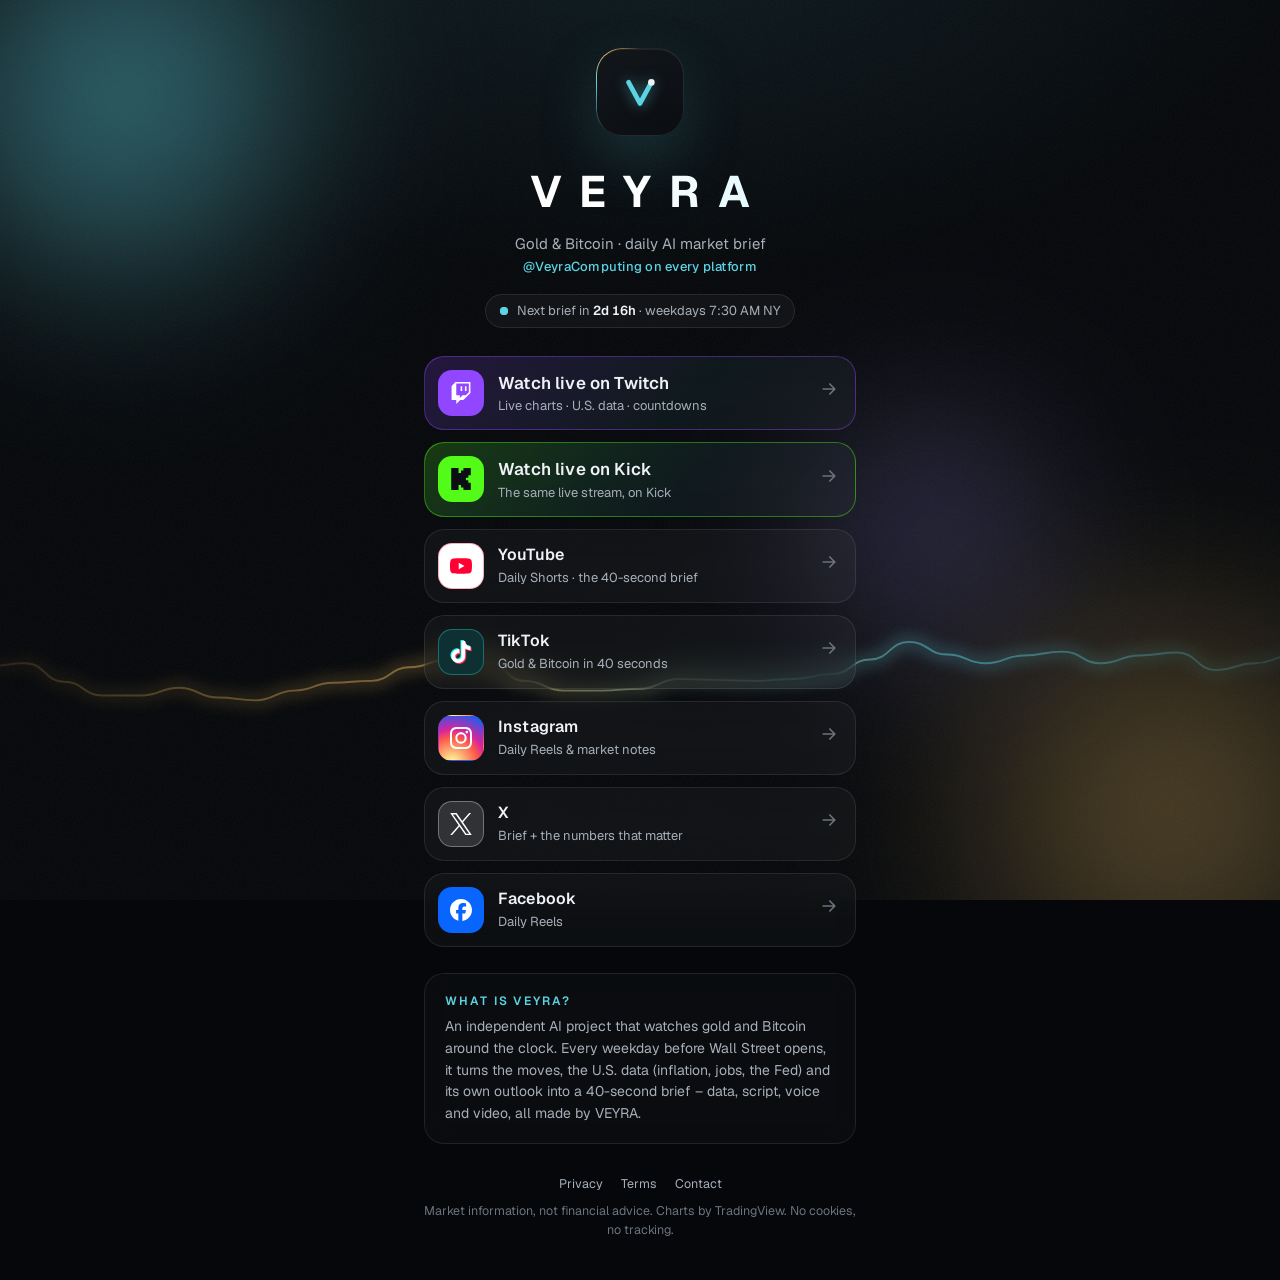
<file: index.html>
<!doctype html>
<html lang="en">
<head>
<meta charset="utf-8">
<meta name="viewport" content="width=device-width, initial-scale=1, viewport-fit=cover">
<title>VEYRA · Gold &amp; Bitcoin, every weekday</title>
<meta name="description" content="VEYRA explains gold and Bitcoin in about 40 seconds, every weekday at 7:30 AM New York time – and streams live charts with the U.S. data calendar on Twitch. An independent AI project.">
<meta name="theme-color" content="#05070a">
<link rel="icon" href="icon.svg" type="image/svg+xml">
<link rel="canonical" href="https://litschibauer.github.io/veyra-site/">
<meta property="og:type" content="website">
<meta property="og:url" content="https://litschibauer.github.io/veyra-site/">
<meta property="og:title" content="VEYRA · Gold &amp; Bitcoin, every weekday">
<meta property="og:description" content="VEYRA explains gold and Bitcoin in about 40 seconds, every weekday at 7:30 AM New York time – and streams live charts with the U.S. data calendar on Twitch. An independent AI project.">
<meta property="og:image" content="https://litschibauer.github.io/veyra-site/og.png">
<meta property="og:image:width" content="1200">
<meta property="og:image:height" content="630">
<meta name="twitter:card" content="summary_large_image">
<link rel="preload" href="fonts/Geist-Variable.woff2" as="font" type="font/woff2" crossorigin>
<link rel="stylesheet" href="links.css">
</head>
<body>
<div class="sky" aria-hidden="true">
  <i class="orb a"></i><i class="orb b"></i><i class="orb c"></i>
  <div class="grid"></div>
  <svg class="wave" viewBox="0 0 1600 240" preserveAspectRatio="none">
    <defs><linearGradient id="wg" x1="0" x2="1"><stop offset="0" stop-color="#e7b556" stop-opacity="0"/><stop offset=".35" stop-color="#e7b556"/><stop offset=".7" stop-color="#5ad3e2"/><stop offset="1" stop-color="#5ad3e2" stop-opacity="0"/></linearGradient></defs>
    <path class="wave-glow" d="M0 116 C20 116 20 130 40 130 C60 130 60 119 80 119 C100 119 100 111 120 111 C140 111 140 108 160 108 C180 108 180 127 200 127 C220 127 220 141 240 141 C260 141 260 141 280 141 C300 141 300 133 320 133 C340 133 340 143 360 143 C380 143 380 146 400 146 C420 146 420 136 440 136 C460 136 460 128 480 128 C500 128 500 126 520 126 C540 126 540 112 560 112 C580 112 580 104 600 104 C620 104 620 106 640 106 C660 106 660 126 680 126 C700 126 700 136 720 136 C740 136 740 136 760 136 C780 136 780 134 800 134 C820 134 820 124 840 124 C860 124 860 125 880 125 C900 125 900 126 920 126 C940 126 940 124 960 124 C980 124 980 119 1000 119 C1020 119 1020 104 1040 104 C1060 104 1060 86 1080 86 C1100 86 1100 99 1120 99 C1140 99 1140 108 1160 108 C1180 108 1180 100 1200 100 C1220 100 1220 96 1240 96 C1260 96 1260 108 1280 108 C1300 108 1300 100 1320 100 C1340 100 1340 97 1360 97 C1380 97 1380 115 1400 115 C1420 115 1420 108 1440 108 C1460 108 1460 100 1480 100 C1500 100 1500 94 1520 94 C1540 94 1540 106 1560 106 C1580 106 1580 111 1600 111"/>
    <path class="wave-line" d="M0 116 C20 116 20 130 40 130 C60 130 60 119 80 119 C100 119 100 111 120 111 C140 111 140 108 160 108 C180 108 180 127 200 127 C220 127 220 141 240 141 C260 141 260 141 280 141 C300 141 300 133 320 133 C340 133 340 143 360 143 C380 143 380 146 400 146 C420 146 420 136 440 136 C460 136 460 128 480 128 C500 128 500 126 520 126 C540 126 540 112 560 112 C580 112 580 104 600 104 C620 104 620 106 640 106 C660 106 660 126 680 126 C700 126 700 136 720 136 C740 136 740 136 760 136 C780 136 780 134 800 134 C820 134 820 124 840 124 C860 124 860 125 880 125 C900 125 900 126 920 126 C940 126 940 124 960 124 C980 124 980 119 1000 119 C1020 119 1020 104 1040 104 C1060 104 1060 86 1080 86 C1100 86 1100 99 1120 99 C1140 99 1140 108 1160 108 C1180 108 1180 100 1200 100 C1220 100 1220 96 1240 96 C1260 96 1260 108 1280 108 C1300 108 1300 100 1320 100 C1340 100 1340 97 1360 97 C1380 97 1380 115 1400 115 C1420 115 1420 108 1440 108 C1460 108 1460 100 1480 100 C1500 100 1500 94 1520 94 C1540 94 1540 106 1560 106 C1580 106 1580 111 1600 111"/>
  </svg>
  <div class="noise"></div>
</div>
<main class="page">
  <header class="hero">
    <div class="logo">
      <svg viewBox="0 0 64 64" aria-hidden="true"><path d="M19 21 L32 45 L45 21"/><circle cx="45" cy="21" r="3.75"/></svg>
    </div>
    <h1 class="name">VEYRA</h1>
    <p class="tag">Gold &amp; Bitcoin · daily AI market brief</p>
    <p class="handle">@VeyraComputing on every platform</p>
    <p class="next"><span class="pulse"></span><span id="next">Weekdays · 7:30 AM New York</span></p>
  </header>

  <a class="live twitch" style="--i:0" href="https://www.twitch.tv/veyracomputing" rel="noopener me">
    <span class="glyph"><svg viewBox="0 0 24 24" aria-hidden="true"><path d="M11.571 4.714h1.715v5.143H11.57zm4.715 0H18v5.143h-1.714zM6 0L1.714 4.286v15.428h5.143V24l4.286-4.286h3.428L22.286 12V0zm14.571 11.143l-3.428 3.428h-3.429l-3 3v-3H6.857V1.714h13.714Z"/></svg></span>
    <span class="text"><b>Watch live on Twitch</b><small>Live charts · U.S. data · countdowns</small></span>
    <span class="go" aria-hidden="true"><svg viewBox="0 0 24 24"><path d="M5 12h14M13 6l6 6-6 6"/></svg></span>
  </a>
  <a class="live kick" style="--i:0.5" href="https://kick.com/veyracomputing" rel="noopener me">
    <span class="glyph"><svg viewBox="0 0 24 24" aria-hidden="true"><path d="M1.333 0h8v5.333H12V2.667h2.667V0h8v8H20v2.667h-2.667v2.666H20V16h2.667v8h-8v-2.667H12v-2.666H9.333V24h-8Z"/></svg></span>
    <span class="text"><b>Watch live on Kick</b><small>The same live stream, on Kick</small></span>
    <span class="go" aria-hidden="true"><svg viewBox="0 0 24 24"><path d="M5 12h14M13 6l6 6-6 6"/></svg></span>
  </a>

  <nav class="links" aria-label="VEYRA channels">
      <a class="link youtube" style="--i:1" href="https://www.youtube.com/@VeyraComputing" rel="noopener me">
        <span class="glyph"><svg viewBox="0 0 24 24" aria-hidden="true"><path d="M23.498 6.186a3.016 3.016 0 0 0-2.122-2.136C19.505 3.545 12 3.545 12 3.545s-7.505 0-9.377.505A3.017 3.017 0 0 0 .502 6.186C0 8.07 0 12 0 12s0 3.93.502 5.814a3.016 3.016 0 0 0 2.122 2.136c1.871.505 9.376.505 9.376.505s7.505 0 9.377-.505a3.015 3.015 0 0 0 2.122-2.136C24 15.93 24 12 24 12s0-3.93-.502-5.814zM9.545 15.568V8.432L15.818 12l-6.273 3.568z"/></svg></span>
        <span class="text"><b>YouTube</b><small>Daily Shorts · the 40-second brief</small></span>
        <span class="go" aria-hidden="true"><svg viewBox="0 0 24 24"><path d="M5 12h14M13 6l6 6-6 6"/></svg></span>
      </a>
      <a class="link tiktok" style="--i:2" href="https://www.tiktok.com/@veyracomputing" rel="noopener me">
        <span class="glyph"><svg viewBox="0 0 24 24" aria-hidden="true"><path d="M12.525.02c1.31-.02 2.61-.01 3.91-.02.08 1.53.63 3.09 1.75 4.17 1.12 1.11 2.7 1.62 4.24 1.79v4.03c-1.44-.05-2.89-.35-4.2-.97-.57-.26-1.1-.59-1.62-.93-.01 2.92.01 5.84-.02 8.75-.08 1.4-.54 2.79-1.35 3.94-1.31 1.92-3.58 3.17-5.91 3.21-1.43.08-2.86-.31-4.08-1.03-2.02-1.19-3.44-3.37-3.65-5.71-.02-.5-.03-1-.01-1.49.18-1.9 1.12-3.72 2.58-4.96 1.66-1.44 3.98-2.13 6.15-1.72.02 1.48-.04 2.96-.04 4.44-.99-.32-2.15-.23-3.02.37-.63.41-1.11 1.04-1.36 1.75-.21.51-.15 1.07-.14 1.61.24 1.64 1.82 3.02 3.5 2.87 1.12-.01 2.19-.66 2.77-1.61.19-.33.4-.67.41-1.06.1-1.79.06-3.57.07-5.36.01-4.03-.01-8.05.02-12.07z"/></svg></span>
        <span class="text"><b>TikTok</b><small>Gold &amp; Bitcoin in 40 seconds</small></span>
        <span class="go" aria-hidden="true"><svg viewBox="0 0 24 24"><path d="M5 12h14M13 6l6 6-6 6"/></svg></span>
      </a>
      <a class="link instagram" style="--i:3" href="https://www.instagram.com/veyracomputing/" rel="noopener me">
        <span class="glyph"><svg viewBox="0 0 24 24" aria-hidden="true"><path d="M7.0301.084c-1.2768.0602-2.1487.264-2.911.5634-.7888.3075-1.4575.72-2.1228 1.3877-.6652.6677-1.075 1.3368-1.3802 2.127-.2954.7638-.4956 1.6365-.552 2.914-.0564 1.2775-.0689 1.6882-.0626 4.947.0062 3.2586.0206 3.6671.0825 4.9473.061 1.2765.264 2.1482.5635 2.9107.308.7889.72 1.4573 1.388 2.1228.6679.6655 1.3365 1.0743 2.1285 1.38.7632.295 1.6361.4961 2.9134.552 1.2773.056 1.6884.069 4.9462.0627 3.2578-.0062 3.668-.0207 4.9478-.0814 1.28-.0607 2.147-.2652 2.9098-.5633.7889-.3086 1.4578-.72 2.1228-1.3881.665-.6682 1.0745-1.3378 1.3795-2.1284.2957-.7632.4966-1.636.552-2.9124.056-1.2809.0692-1.6898.063-4.948-.0063-3.2583-.021-3.6668-.0817-4.9465-.0607-1.2797-.264-2.1487-.5633-2.9117-.3084-.7889-.72-1.4568-1.3876-2.1228C21.2982 1.33 20.628.9208 19.8378.6165 19.074.321 18.2017.1197 16.9244.0645 15.6471.0093 15.236-.005 11.977.0014 8.718.0076 8.31.0215 7.0301.0839m.1402 21.6932c-1.17-.0509-1.8053-.2453-2.2287-.408-.5606-.216-.96-.4771-1.3819-.895-.422-.4178-.6811-.8186-.9-1.378-.1644-.4234-.3624-1.058-.4171-2.228-.0595-1.2645-.072-1.6442-.079-4.848-.007-3.2037.0053-3.583.0607-4.848.05-1.169.2456-1.805.408-2.2282.216-.5613.4762-.96.895-1.3816.4188-.4217.8184-.6814 1.3783-.9003.423-.1651 1.0575-.3614 2.227-.4171 1.2655-.06 1.6447-.072 4.848-.079 3.2033-.007 3.5835.005 4.8495.0608 1.169.0508 1.8053.2445 2.228.408.5608.216.96.4754 1.3816.895.4217.4194.6816.8176.9005 1.3787.1653.4217.3617 1.056.4169 2.2263.0602 1.2655.0739 1.645.0796 4.848.0058 3.203-.0055 3.5834-.061 4.848-.051 1.17-.245 1.8055-.408 2.2294-.216.5604-.4763.96-.8954 1.3814-.419.4215-.8181.6811-1.3783.9-.4224.1649-1.0577.3617-2.2262.4174-1.2656.0595-1.6448.072-4.8493.079-3.2045.007-3.5825-.006-4.848-.0608M16.953 5.5864A1.44 1.44 0 1 0 18.39 4.144a1.44 1.44 0 0 0-1.437 1.4424M5.8385 12.012c.0067 3.4032 2.7706 6.1557 6.173 6.1493 3.4026-.0065 6.157-2.7701 6.1506-6.1733-.0065-3.4032-2.771-6.1565-6.174-6.1498-3.403.0067-6.156 2.771-6.1496 6.1738M8 12.0077a4 4 0 1 1 4.008 3.9921A3.9996 3.9996 0 0 1 8 12.0077"/></svg></span>
        <span class="text"><b>Instagram</b><small>Daily Reels &amp; market notes</small></span>
        <span class="go" aria-hidden="true"><svg viewBox="0 0 24 24"><path d="M5 12h14M13 6l6 6-6 6"/></svg></span>
      </a>
      <a class="link x" style="--i:4" href="https://x.com/VeyraComputing" rel="noopener me">
        <span class="glyph"><svg viewBox="0 0 24 24" aria-hidden="true"><path d="M14.234 10.162 22.977 0h-2.072l-7.591 8.824L7.251 0H.258l9.168 13.343L.258 24H2.33l8.016-9.318L16.749 24h6.993zm-2.837 3.299-.929-1.329L3.076 1.56h3.182l5.965 8.532.929 1.329 7.754 11.09h-3.182z"/></svg></span>
        <span class="text"><b>X</b><small>Brief + the numbers that matter</small></span>
        <span class="go" aria-hidden="true"><svg viewBox="0 0 24 24"><path d="M5 12h14M13 6l6 6-6 6"/></svg></span>
      </a>
      <a class="link facebook" style="--i:5" href="https://www.facebook.com/profile.php?id=61595465787277" rel="noopener me">
        <span class="glyph"><svg viewBox="0 0 24 24" aria-hidden="true"><path d="M9.101 23.691v-7.98H6.627v-3.667h2.474v-1.58c0-4.085 1.848-5.978 5.858-5.978.401 0 .955.042 1.468.103a8.68 8.68 0 0 1 1.141.195v3.325a8.623 8.623 0 0 0-.653-.036 26.805 26.805 0 0 0-.733-.009c-.707 0-1.259.096-1.675.309a1.686 1.686 0 0 0-.679.622c-.258.42-.374.995-.374 1.752v1.297h3.919l-.386 2.103-.287 1.564h-3.246v8.245C19.396 23.238 24 18.179 24 12.044c0-6.627-5.373-12-12-12s-12 5.373-12 12c0 5.628 3.874 10.35 9.101 11.647Z"/></svg></span>
        <span class="text"><b>Facebook</b><small>Daily Reels</small></span>
        <span class="go" aria-hidden="true"><svg viewBox="0 0 24 24"><path d="M5 12h14M13 6l6 6-6 6"/></svg></span>
      </a>
  </nav>

  <section class="about" style="--i:6">
    <h2>What is VEYRA?</h2>
    <p>An independent AI project that watches gold and Bitcoin around the clock. Every weekday before Wall Street opens, it turns the moves, the U.S. data (inflation, jobs, the Fed) and its own outlook into a 40-second brief – data, script, voice and video, all made by VEYRA.</p>
  </section>

  <footer class="foot">
    <nav><a href="privacy.html">Privacy</a><a href="terms.html">Terms</a><a href="mailto:veyracomputing@gmail.com">Contact</a></nav>
    <p>Market information, not financial advice. Charts by TradingView. No cookies, no tracking.</p>
  </footer>
</main>
<script src="links.js" defer></script>
</body>
</html>
</file>
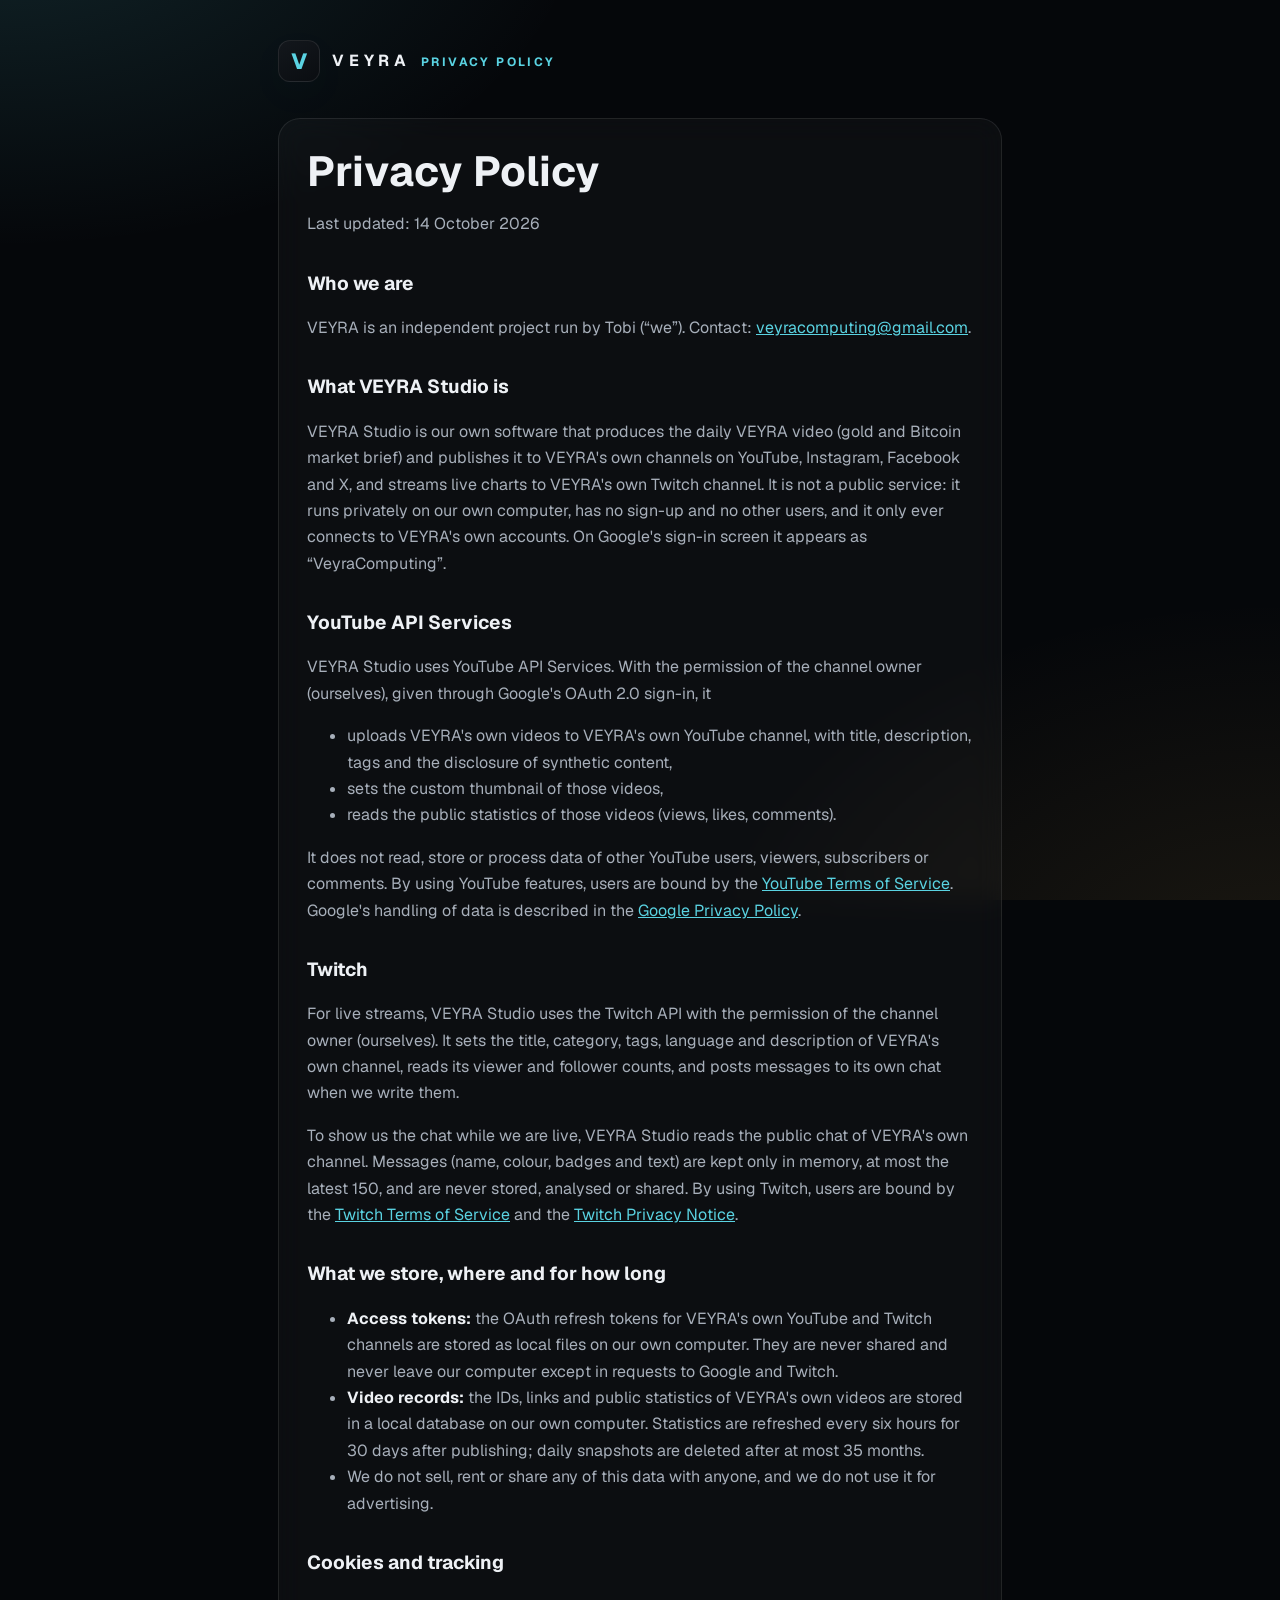
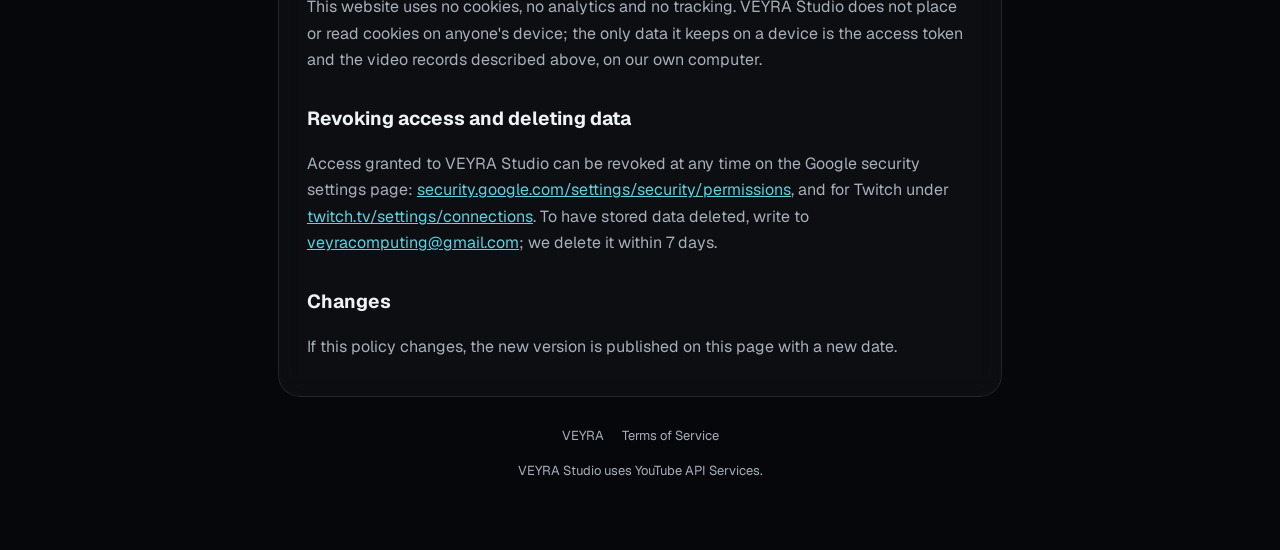
<file: privacy.html>
<!doctype html>
<html lang="en">
<head>
<meta charset="utf-8">
<meta name="viewport" content="width=device-width, initial-scale=1">
<title>VEYRA – Privacy Policy</title>
<link rel="icon" href="icon.svg" type="image/svg+xml">
<link rel="stylesheet" href="style.css">
</head>
<body>
<div class="wrap">
<header><a href="index.html" class="mark" style="text-decoration:none">V</a><div class="brand">VEYRA<small>PRIVACY POLICY</small></div></header>
<main>
<h1>Privacy Policy</h1>
<p>Last updated: 14 October 2026</p>

<h2>Who we are</h2>
<p>VEYRA is an independent project run by Tobi (“we”). Contact: <a href="mailto:veyracomputing@gmail.com">veyracomputing@gmail.com</a>.</p>

<h2>What VEYRA Studio is</h2>
<p>VEYRA Studio is our own software that produces the daily VEYRA video (gold and Bitcoin market brief) and publishes it to VEYRA's own channels on YouTube, Instagram, Facebook and X, and streams live charts to VEYRA's own Twitch channel. It is not a public service: it runs privately on our own computer, has no sign-up and no other users, and it only ever connects to VEYRA's own accounts. On Google's sign-in screen it appears as “VeyraComputing”.</p>

<h2>YouTube API Services</h2>
<p>VEYRA Studio uses YouTube API Services. With the permission of the channel owner (ourselves), given through Google's OAuth 2.0 sign-in, it</p>
<ul>
<li>uploads VEYRA's own videos to VEYRA's own YouTube channel, with title, description, tags and the disclosure of synthetic content,</li>
<li>sets the custom thumbnail of those videos,</li>
<li>reads the public statistics of those videos (views, likes, comments).</li>
</ul>
<p>It does not read, store or process data of other YouTube users, viewers, subscribers or comments. By using YouTube features, users are bound by the <a href="https://www.youtube.com/t/terms">YouTube Terms of Service</a>. Google's handling of data is described in the <a href="https://policies.google.com/privacy">Google Privacy Policy</a>.</p>

<h2>Twitch</h2>
<p>For live streams, VEYRA Studio uses the Twitch API with the permission of the channel owner (ourselves). It sets the title, category, tags, language and description of VEYRA's own channel, reads its viewer and follower counts, and posts messages to its own chat when we write them.</p>
<p>To show us the chat while we are live, VEYRA Studio reads the public chat of VEYRA's own channel. Messages (name, colour, badges and text) are kept only in memory, at most the latest 150, and are never stored, analysed or shared. By using Twitch, users are bound by the <a href="https://www.twitch.tv/p/legal/terms-of-service/">Twitch Terms of Service</a> and the <a href="https://www.twitch.tv/p/legal/privacy-notice/">Twitch Privacy Notice</a>.</p>

<h2>What we store, where and for how long</h2>
<ul>
<li><strong>Access tokens:</strong> the OAuth refresh tokens for VEYRA's own YouTube and Twitch channels are stored as local files on our own computer. They are never shared and never leave our computer except in requests to Google and Twitch.</li>
<li><strong>Video records:</strong> the IDs, links and public statistics of VEYRA's own videos are stored in a local database on our own computer. Statistics are refreshed every six hours for 30 days after publishing; daily snapshots are deleted after at most 35 months.</li>
<li>We do not sell, rent or share any of this data with anyone, and we do not use it for advertising.</li>
</ul>

<h2>Cookies and tracking</h2>
<p>This website uses no cookies, no analytics and no tracking. VEYRA Studio does not place or read cookies on anyone's device; the only data it keeps on a device is the access token and the video records described above, on our own computer.</p>

<h2>Revoking access and deleting data</h2>
<p>Access granted to VEYRA Studio can be revoked at any time on the Google security settings page: <a href="https://security.google.com/settings/security/permissions">security.google.com/settings/security/permissions</a>, and for Twitch under <a href="https://www.twitch.tv/settings/connections">twitch.tv/settings/connections</a>. To have stored data deleted, write to <a href="mailto:veyracomputing@gmail.com">veyracomputing@gmail.com</a>; we delete it within 7 days.</p>

<h2>Changes</h2>
<p>If this policy changes, the new version is published on this page with a new date.</p>
</main>
<footer>
<nav><a href="index.html">VEYRA</a><a href="terms.html">Terms of Service</a></nav>
<p>VEYRA Studio uses YouTube API Services.</p>
</footer>
</div>
</body>
</html>
</file>
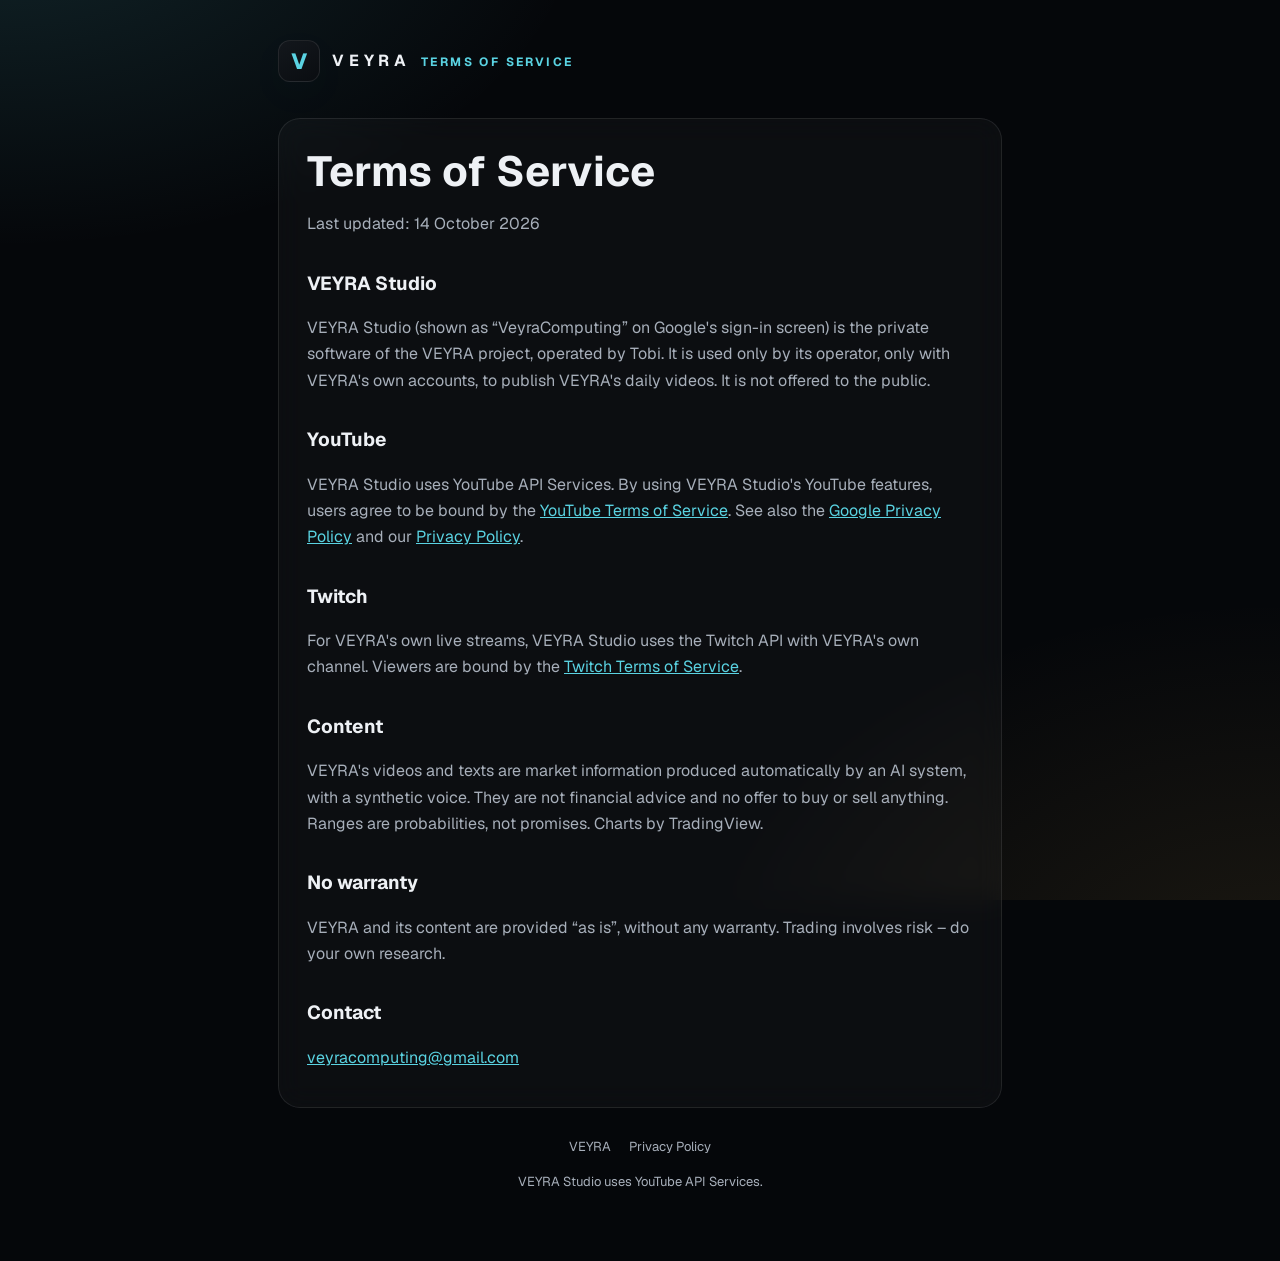
<file: terms.html>
<!doctype html>
<html lang="en">
<head>
<meta charset="utf-8">
<meta name="viewport" content="width=device-width, initial-scale=1">
<title>VEYRA – Terms of Service</title>
<link rel="icon" href="icon.svg" type="image/svg+xml">
<link rel="stylesheet" href="style.css">
</head>
<body>
<div class="wrap">
<header><a href="index.html" class="mark" style="text-decoration:none">V</a><div class="brand">VEYRA<small>TERMS OF SERVICE</small></div></header>
<main>
<h1>Terms of Service</h1>
<p>Last updated: 14 October 2026</p>

<h2>VEYRA Studio</h2>
<p>VEYRA Studio (shown as “VeyraComputing” on Google's sign-in screen) is the private software of the VEYRA project, operated by Tobi. It is used only by its operator, only with VEYRA's own accounts, to publish VEYRA's daily videos. It is not offered to the public.</p>

<h2>YouTube</h2>
<p>VEYRA Studio uses YouTube API Services. By using VEYRA Studio's YouTube features, users agree to be bound by the <a href="https://www.youtube.com/t/terms">YouTube Terms of Service</a>. See also the <a href="https://policies.google.com/privacy">Google Privacy Policy</a> and our <a href="privacy.html">Privacy Policy</a>.</p>

<h2>Twitch</h2>
<p>For VEYRA's own live streams, VEYRA Studio uses the Twitch API with VEYRA's own channel. Viewers are bound by the <a href="https://www.twitch.tv/p/legal/terms-of-service/">Twitch Terms of Service</a>.</p>

<h2>Content</h2>
<p>VEYRA's videos and texts are market information produced automatically by an AI system, with a synthetic voice. They are not financial advice and no offer to buy or sell anything. Ranges are probabilities, not promises. Charts by TradingView.</p>

<h2>No warranty</h2>
<p>VEYRA and its content are provided “as is”, without any warranty. Trading involves risk – do your own research.</p>

<h2>Contact</h2>
<p><a href="mailto:veyracomputing@gmail.com">veyracomputing@gmail.com</a></p>
</main>
<footer>
<nav><a href="index.html">VEYRA</a><a href="privacy.html">Privacy Policy</a></nav>
<p>VEYRA Studio uses YouTube API Services.</p>
</footer>
</div>
</body>
</html>
</file>
<file: links.css>
/* VEYRA – Startseite als Linktree (ADR 0083): Graphit, Cyan und Gold, ruhig animiert, ohne fremde Quellen. */
@font-face {
  font-family: "Geist";
  src: url("fonts/Geist-Variable.woff2") format("woff2");
  font-weight: 100 900;
  font-display: swap;
}

@property --spin {
  syntax: "<angle>";
  inherits: false;
  initial-value: 0deg;
}

:root {
  --bg: #05070a;
  --text: #eef1f5;
  --text-2: #a7afba;
  --text-3: #6b737e;
  --line: rgb(255 255 255 / 9%);
  --cyan: #5ad3e2;
  --gold: #e7b556;
  --violet: #a898ff;
  --ease: cubic-bezier(0.2, 0.8, 0.2, 1);
  color-scheme: dark;
}

* {
  box-sizing: border-box;
}

html {
  -webkit-text-size-adjust: 100%;
}

body {
  margin: 0;
  min-height: 100dvh;
  background: var(--bg);
  color: var(--text);
  font: 16px/1.55 "Geist", system-ui, -apple-system, "Segoe UI", Roboto, sans-serif;
  -webkit-font-smoothing: antialiased;
}

a {
  color: inherit;
}

/* ---------------------------------------------------------------- Hintergrund: Lichter, Gitter, Linie, Körnung */

.sky {
  position: fixed;
  inset: 0;
  z-index: -1;
  overflow: hidden;
  background: radial-gradient(1100px 620px at 50% -12%, rgb(90 211 226 / 11%), transparent 62%), var(--bg);
}

.orb {
  position: absolute;
  border-radius: 50%;
  filter: blur(70px);
  mix-blend-mode: screen;
  animation: drift 28s ease-in-out infinite alternate;
}

.orb.a {
  top: -180px;
  left: -160px;
  width: 560px;
  height: 560px;
  background: radial-gradient(circle, rgb(90 211 226 / 55%), transparent 65%);
}

.orb.b {
  right: -200px;
  bottom: -220px;
  width: 620px;
  height: 620px;
  background: radial-gradient(circle, rgb(231 181 86 / 38%), transparent 65%);
  animation-duration: 34s;
  animation-direction: alternate-reverse;
}

.orb.c {
  top: 38%;
  left: 58%;
  width: 380px;
  height: 380px;
  background: radial-gradient(circle, rgb(168 152 255 / 30%), transparent 65%);
  animation-duration: 40s;
}

@keyframes drift {
  0% {
    transform: translate3d(0, 0, 0) scale(1);
  }

  50% {
    transform: translate3d(70px, 40px, 0) scale(1.12);
  }

  100% {
    transform: translate3d(-40px, 90px, 0) scale(0.94);
  }
}

.grid {
  position: absolute;
  right: -50%;
  bottom: -10%;
  left: -50%;
  height: 70%;
  background-image: linear-gradient(rgb(255 255 255 / 5%) 1px, transparent 1px), linear-gradient(90deg, rgb(255 255 255 / 5%) 1px, transparent 1px);
  background-size: 46px 46px;
  transform: perspective(520px) rotateX(62deg);
  transform-origin: 50% 100%;
  mask-image: radial-gradient(ellipse 60% 70% at 50% 100%, #000 15%, transparent 72%);
  animation: grid 9s linear infinite;
}

@keyframes grid {
  to {
    background-position: 0 46px, 0 0;
  }
}

.wave {
  position: absolute;
  bottom: 12%;
  left: -10%;
  width: 120%;
  height: 26vh;
  min-height: 160px;
  overflow: visible;
  opacity: 0.55;
  animation: sway 18s ease-in-out infinite alternate;
}

.wave path {
  fill: none;
  stroke: url(#wg);
  stroke-linecap: round;
  stroke-dasharray: 5200;
  stroke-dashoffset: 5200;
  animation: draw 5s 0.4s var(--ease) forwards;
}

.wave-line {
  stroke-width: 2;
}

.wave-glow {
  stroke-width: 10;
  filter: blur(8px);
  opacity: 0.6;
}

@keyframes draw {
  to {
    stroke-dashoffset: 0;
  }
}

@keyframes sway {
  to {
    transform: translate3d(-4%, -10px, 0);
  }
}

.noise {
  position: absolute;
  inset: 0;
  opacity: 0.06;
  background-image: url("data:image/svg+xml,%3Csvg xmlns='http://www.w3.org/2000/svg' width='160' height='160'%3E%3Cfilter id='n'%3E%3CfeTurbulence type='fractalNoise' baseFrequency='.9' numOctaves='3' stitchTiles='stitch'/%3E%3C/filter%3E%3Crect width='100%25' height='100%25' filter='url(%23n)'/%3E%3C/svg%3E");
}

/* ---------------------------------------------------------------- Seite */

.page {
  width: min(100%, 468px);
  margin: 0 auto;
  padding: max(48px, env(safe-area-inset-top)) 18px max(40px, env(safe-area-inset-bottom));
}

.hero {
  margin-bottom: 28px;
  text-align: center;
}

.logo {
  position: relative;
  display: grid;
  place-items: center;
  width: 88px;
  height: 88px;
  margin: 0 auto 22px;
  border: 1px solid var(--line);
  border-radius: 26px;
  background: linear-gradient(150deg, #13171c, #0a0d11);
  box-shadow: inset 0 1px 0 rgb(255 255 255 / 6%), 0 24px 70px -22px rgb(90 211 226 / 55%);
  animation: float 7s ease-in-out infinite;
}

.logo::before {
  /* umlaufender Lichtrand */
  position: absolute;
  inset: -1px;
  padding: 1px;
  border-radius: inherit;
  background: conic-gradient(from var(--spin), transparent 0 62%, var(--cyan) 78%, var(--gold) 88%, transparent 100%);
  content: "";
  mask: linear-gradient(#000 0 0) content-box exclude, linear-gradient(#000 0 0);
  animation: spin 5s linear infinite;
}

.logo svg {
  width: 56px;
  height: 56px;
  overflow: visible;
}

.logo path {
  fill: none;
  stroke: var(--cyan);
  stroke-width: 5.5;
  stroke-linecap: round;
  stroke-linejoin: round;
  stroke-dasharray: 60;
  stroke-dashoffset: 60;
  filter: drop-shadow(0 0 8px rgb(90 211 226 / 55%));
  animation: draw 1.1s 0.15s cubic-bezier(0.65, 0, 0.35, 1) forwards;
}

.logo circle {
  fill: #eef1f5;
  transform: scale(0);
  transform-origin: 45px 21px;
  animation: pop 0.55s 1.1s cubic-bezier(0.34, 1.56, 0.64, 1) forwards;
}

@keyframes pop {
  to {
    transform: scale(1);
  }
}

@keyframes spin {
  to {
    --spin: 360deg;
  }
}

@keyframes float {
  50% {
    transform: translateY(-6px);
  }
}

.name {
  margin: 0;
  padding-left: 0.42em;
  background: linear-gradient(100deg, #ffffff 20%, #bff3fa 45%, #ffe7b3 55%, #ffffff 80%);
  background-size: 250% 100%;
  background-clip: text;
  color: transparent;
  font-size: clamp(34px, 9vw, 44px);
  font-weight: 700;
  letter-spacing: 0.42em;
  animation: shimmer 7s 1.4s ease-in-out infinite;
}

@keyframes shimmer {
  0%,
  100% {
    background-position: 100% 0;
  }

  50% {
    background-position: 0 0;
  }
}

.tag {
  margin: 6px 0 2px;
  color: var(--text-2);
  font-size: 15px;
}

.handle {
  margin: 0 0 16px;
  color: var(--cyan);
  font-size: 13px;
  font-weight: 500;
  letter-spacing: 0.02em;
}

.next {
  display: inline-flex;
  align-items: center;
  gap: 9px;
  margin: 0;
  padding: 6px 14px;
  border: 1px solid var(--line);
  border-radius: 999px;
  background: rgb(255 255 255 / 4%);
  color: var(--text-2);
  font-size: 13px;
  font-variant-numeric: tabular-nums;
  backdrop-filter: blur(10px);
}

.next b {
  color: var(--text);
  font-weight: 600;
}

.pulse {
  position: relative;
  width: 8px;
  height: 8px;
  border-radius: 50%;
  background: var(--cyan);
}

.pulse::after {
  position: absolute;
  inset: 0;
  border-radius: 50%;
  background: var(--cyan);
  content: "";
  animation: ping 2s cubic-bezier(0, 0, 0.2, 1) infinite;
}

@keyframes ping {
  75%,
  100% {
    opacity: 0;
    transform: scale(2.8);
  }
}

/* ---------------------------------------------------------------- Kanäle */

.links {
  display: grid;
  gap: 12px;
}

.live,
.link {
  --c: #ffffff;
  position: relative;
  display: grid;
  grid-template-columns: 46px minmax(0, 1fr) auto;
  align-items: center;
  gap: 14px;
  padding: 13px 16px 13px 13px;
  overflow: hidden;
  border: 1px solid var(--line);
  border-radius: 20px;
  background: rgb(255 255 255 / 3.5%);
  text-decoration: none;
  backdrop-filter: blur(14px);
  opacity: 0;
  transform: translateY(16px);
  transition:
    transform 0.35s var(--ease),
    border-color 0.3s,
    background 0.3s,
    box-shadow 0.35s;
  animation: rise 0.75s var(--ease) forwards;
  animation-delay: calc(0.55s + var(--i, 0) * 75ms);
}

@keyframes rise {
  to {
    opacity: 1;
    transform: none;
  }
}

/* Lichtfleck, der dem Zeiger folgt */
.live::before,
.link::before {
  position: absolute;
  inset: 0;
  background: radial-gradient(260px circle at var(--x, 50%) var(--y, 50%), color-mix(in srgb, var(--c) 20%, transparent), transparent 62%);
  content: "";
  opacity: 0;
  pointer-events: none;
  transition: opacity 0.3s;
}

.live:hover,
.link:hover,
.live:focus-visible,
.link:focus-visible {
  border-color: color-mix(in srgb, var(--c) 55%, transparent);
  background: rgb(255 255 255 / 6%);
  box-shadow: 0 18px 50px -24px color-mix(in srgb, var(--c) 70%, transparent);
  transform: translateY(-3px);
}

.live:hover::before,
.link:hover::before {
  opacity: 1;
}

.live:focus-visible,
.link:focus-visible {
  outline: 2px solid color-mix(in srgb, var(--c) 70%, white);
  outline-offset: 3px;
}

.live:active,
.link:active {
  transform: translateY(-1px) scale(0.99);
}

.glyph {
  display: grid;
  place-items: center;
  width: 46px;
  height: 46px;
  border: 1px solid color-mix(in srgb, var(--c) 32%, transparent);
  border-radius: 14px;
  background: color-mix(in srgb, var(--c) 15%, #0b0e12);
}

.glyph svg {
  width: 22px;
  height: 22px;
  fill: var(--g, #ffffff);
}

.text {
  min-width: 0;
}

.text b {
  display: block;
  font-size: 16px;
  font-weight: 600;
  letter-spacing: 0.01em;
}

.text small {
  display: block;
  overflow: hidden;
  color: var(--text-2);
  font-size: 13px;
  text-overflow: ellipsis;
  white-space: nowrap;
}

.go svg {
  width: 20px;
  height: 20px;
  fill: none;
  stroke: var(--text-3);
  stroke-width: 2;
  stroke-linecap: round;
  stroke-linejoin: round;
  transition:
    transform 0.3s var(--ease),
    stroke 0.3s;
}

.live:hover .go svg,
.link:hover .go svg {
  stroke: var(--text);
  transform: translateX(4px);
}

/* Farben der Plattformen */
.youtube {
  --c: #ff0033;
  --g: #ff0033;
}

.youtube .glyph {
  background: #ffffff;
}

.tiktok {
  --c: #25f4ee;
}

.tiktok .glyph svg {
  filter: drop-shadow(1.5px 1.5px 0 #fe2c55) drop-shadow(-1px -1px 0 #25f4ee);
}

.instagram {
  --c: #e1306c;
}

.instagram .glyph {
  border-color: transparent;
  background: radial-gradient(circle at 30% 107%, #fdf497 0%, #fdf497 5%, #fd5949 45%, #d6249f 60%, #285aeb 90%);
}

.x {
  --c: #ffffff;
}

.facebook {
  --c: #0866ff;
}

.facebook .glyph {
  background: #0866ff;
}

/* Livestreams (Twitch, Kick): hervorgehoben, mit wanderndem Rand in der Farbe der Plattform */
.live {
  --c: #9146ff;
  margin-bottom: 12px;
  border-color: color-mix(in srgb, var(--c) 40%, transparent);
  background: linear-gradient(135deg, color-mix(in srgb, var(--c) 20%, transparent), rgb(90 211 226 / 7%) 60%, rgb(255 255 255 / 3%));
}

.live.kick {
  --c: #53fc18;
}

.live::after {
  position: absolute;
  inset: -1px;
  padding: 1px;
  border-radius: inherit;
  background: conic-gradient(from var(--spin), transparent 0 70%, var(--c) 82%, var(--cyan) 92%, transparent 100%);
  content: "";
  mask: linear-gradient(#000 0 0) content-box exclude, linear-gradient(#000 0 0);
  pointer-events: none;
  animation: spin 4s linear infinite;
}

.live .glyph {
  border-color: transparent;
  background: var(--c);
}

.live.kick .glyph svg {
  fill: #0b0e12;
}

.live .text b {
  font-size: 17px;
}

/* ---------------------------------------------------------------- Über VEYRA, Fuß */

.about {
  margin-top: 26px;
  padding: 18px 20px;
  border: 1px solid var(--line);
  border-radius: 20px;
  background: rgb(255 255 255 / 2.5%);
  backdrop-filter: blur(14px);
  opacity: 0;
  transform: translateY(16px);
  animation: rise 0.75s var(--ease) forwards;
  animation-delay: calc(0.55s + var(--i, 0) * 75ms);
}

.about h2 {
  margin: 0 0 6px;
  color: var(--cyan);
  font-size: 12px;
  font-weight: 600;
  letter-spacing: 0.16em;
  text-transform: uppercase;
}

.about p {
  margin: 0;
  color: var(--text-2);
  font-size: 14px;
}

.foot {
  margin-top: 30px;
  color: var(--text-3);
  font-size: 12.5px;
  text-align: center;
}

.foot nav {
  display: flex;
  justify-content: center;
  gap: 18px;
  margin-bottom: 8px;
}

.foot a {
  color: var(--text-2);
  text-decoration: none;
  transition: color 0.2s;
}

.foot a:hover {
  color: var(--text);
}

.foot p {
  margin: 0;
}

/* ---------------------------------------------------------------- Ruhig, wenn gewünscht */

@media (prefers-reduced-motion: reduce) {
  *,
  *::before,
  *::after {
    animation: none !important;
    transition: none !important;
  }

  .live,
  .link,
  .about {
    opacity: 1;
    transform: none;
  }

  .logo path,
  .wave path {
    stroke-dashoffset: 0;
  }

  .logo circle {
    transform: none;
  }
}
</file>
<file: style.css>
/* VEYRA – Datenschutz und Nutzungsbedingungen (ADR 0080, 0083): derselbe Look wie die Startseite, ohne Bewegung. */
@font-face {
  font-family: "Geist";
  src: url("fonts/Geist-Variable.woff2") format("woff2");
  font-weight: 100 900;
  font-display: swap;
}

:root {
  --bg: #05070a;
  --text: #eef1f5;
  --text-2: #a7afba;
  --text-3: #6b737e;
  --line: rgb(255 255 255 / 9%);
  --accent: #5ad3e2;
  color-scheme: dark;
}

* {
  box-sizing: border-box;
}

body {
  margin: 0;
  min-height: 100dvh;
  background:
    radial-gradient(900px 520px at 0% -10%, rgb(90 211 226 / 14%), transparent 65%),
    radial-gradient(900px 600px at 100% 110%, rgb(231 181 86 / 10%), transparent 65%),
    var(--bg);
  background-attachment: fixed;
  color: var(--text);
  font: 16px/1.65 "Geist", system-ui, -apple-system, "Segoe UI", Roboto, sans-serif;
  -webkit-font-smoothing: antialiased;
}

a {
  color: var(--accent);
}

.wrap {
  max-width: 760px;
  margin: 0 auto;
  padding: 40px 18px 56px;
}

header {
  display: flex;
  align-items: center;
  gap: 12px;
  margin-bottom: 36px;
}

.mark {
  display: grid;
  place-items: center;
  width: 42px;
  height: 42px;
  border: 1px solid var(--line);
  border-radius: 12px;
  background: linear-gradient(150deg, #13171c, #0a0d11);
  color: var(--accent);
  font-weight: 800;
  font-size: 22px;
  box-shadow: 0 12px 40px -18px rgb(90 211 226 / 60%);
}

.brand {
  font-weight: 700;
  letter-spacing: 0.3em;
}

.brand small {
  margin-left: 10px;
  color: var(--accent);
  font-size: 12px;
  letter-spacing: 0.2em;
}

main {
  padding: 28px 28px 20px;
  border: 1px solid var(--line);
  border-radius: 22px;
  background: rgb(255 255 255 / 3%);
  backdrop-filter: blur(14px);
}

h1 {
  margin: 0 0 12px;
  font-size: clamp(30px, 6vw, 42px);
  line-height: 1.15;
}

h2 {
  margin: 30px 0 8px;
  font-size: 19px;
}

p,
li {
  color: var(--text-2);
}

strong {
  color: var(--text);
}

footer {
  margin-top: 28px;
  color: var(--text-3);
  font-size: 13px;
  text-align: center;
}

footer nav {
  display: flex;
  justify-content: center;
  gap: 18px;
  margin-bottom: 6px;
}

footer a {
  color: var(--text-2);
  text-decoration: none;
}

footer a:hover {
  color: var(--text);
}

@media (max-width: 520px) {
  main {
    padding: 22px 18px 14px;
  }
}
</file>
